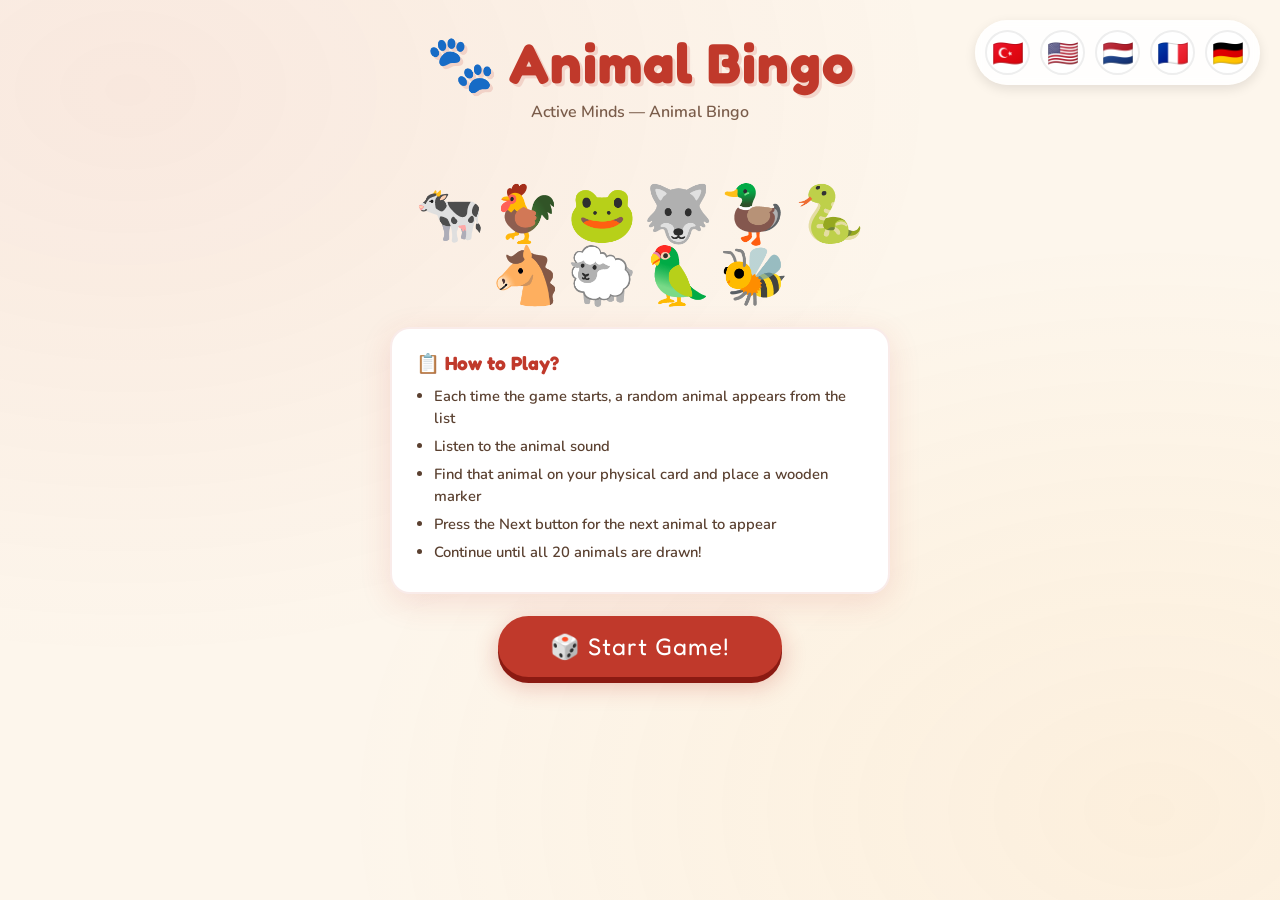
<file: index.html>
<!DOCTYPE html>
<html>
<head>
    <meta charset="UTF-8">
    <meta name="viewport" content="width=device-width, initial-scale=1.0">
    <title>🐾 Animal Bingo</title>
    <link href="https://fonts.googleapis.com/css2?family=Fredoka+One&family=Nunito:wght@400;600;700;800&display=swap" rel="stylesheet">
    
    <link rel="stylesheet" href="style.css">
</head>
<body>
<header>
  <h1 id="ui-title">🐾 Animal Bingo</h1>
    <p>Active Minds — Animal Bingo</p>
</header>

<div class="language-picker">
  <button onclick="changeLang('tr')" title="Türkçe">🇹🇷</button>
  <button onclick="changeLang('en')" title="English">🇺🇸</button>
  <button onclick="changeLang('nl')" title="Nederlands">🇳🇱</button>
  <button onclick="changeLang('fr')" title="Français">🇫🇷</button>
  <button onclick="changeLang('de')" title="Deutsch">🇩🇪</button>
</div>


<!-- START -->
<div id="start-screen">
    <div class="start-animals">
    <span>🐄</span><span>🐓</span><span>🐸</span><span>🐺</span><span>🦆</span>
    <span>🐍</span><span>🐴</span><span>🐑</span><span>🦜</span><span>🐝</span>
  </div>

   <div class="start-info">
    <h3 id="ui-howto">📋 Nasıl Oynanır?</h3>
    <ul>
      <li id="ui-what1">Oyun başladığında her seferinde listeden rastgele bir hayvan çıkar</li>
      <li  id="ui-what2"> Hayvan sesini dinle</li>
      <li  id="ui-what3">Fiziksel kartında o hayvanı bul ve üzerine tahta piyon koy</li>
      <li  id="ui-what4"> Sonraki .. tusuna bas, sıradaki hayvan gelsin</li>
      <li id="ui-what5">Tüm 20 hayvan çekilene kadar devam et!</li>
    </ul>
  </div>

  <button class="btn-start" id="ui-startbtn" onclick="startGame()">Oyunu Baslat</button>
</div>

<!-- GAME -->
<div id="game-screen">
  <div class="progress-bar-wrap">
    <div class="progress-bar-fill" id="progressfill"></div>
  </div>
  <p class="progress-label" id="ui-progresslabel">0 / 20</p>

  <!-- Spotlight -->
<div id="spotlight">
  <div id="spotlight-content">
    <div id="waiting-state">
      <div class="big">🎲</div>
      <p id="ui-ready">Hazır olduğunda başlat!</p>
    </div>
  </div>

  <div id="next-content" style="margin-top: 20px;">
    <button class="btn-start" id="ui-maindrawbtn" onclick="drawNext()" style="font-size:1.1rem; padding:14px 36px;">
      🎲 Sıradaki Hayvanı Çek
    </button>
  </div>
</div>

  <!-- Caller card -->
  <div class="section-title" id="ui-callertitle">📋 Bingo Caller Card — Tüm Hayvanlar</div>
  <div id="caller-grid"></div>
</div>

<!-- END -->
<div id="end-screen">
  <div class="end-confetti">🎉🏆🎊</div>
  <h2 id="ui-end1">Tebrikler!</h2>
  <p  id="ui-end2">Tüm 20 hayvan çekildi!<br>Oyun bitti — kazanan kim? 🥳</p>
  <button class="btn-restart" id="ui-btnrestart" onclick="restartGame()">🔄 Tekrar Oyna</button>
</div>

<script lang="javascript/text" src="script.js"></script>
</body>
</html>
</file>
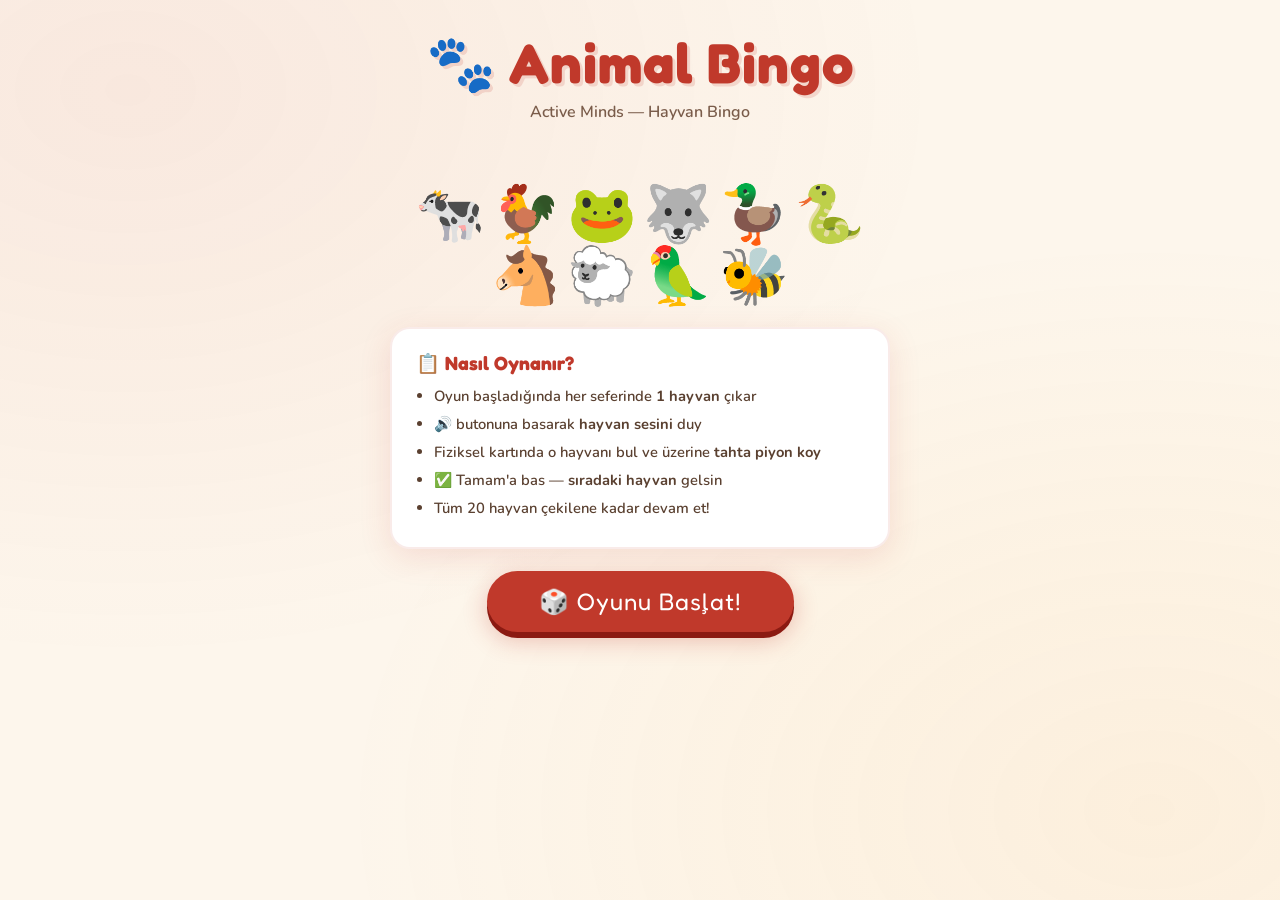
<file: animal-bingo.html>
<!DOCTYPE html>
<html lang="tr">
<head>
<meta charset="UTF-8">
<meta name="viewport" content="width=device-width, initial-scale=1.0">
<title>🐾 Animal Bingo</title>
<link href="https://fonts.googleapis.com/css2?family=Fredoka+One&family=Nunito:wght@400;600;700;800&display=swap" rel="stylesheet">
<style>
  :root {
    --red: #c0392b;
    --red-light: #e74c3c;
    --cream: #fdf6ec;
    --green: #27ae60;
    --gold: #f39c12;
    --dark: #2c1810;
    --card-bg: #fff;
    --shadow: 0 8px 32px rgba(192,57,43,0.13);
  }

  * { box-sizing: border-box; margin: 0; padding: 0; }

  body {
    font-family: 'Nunito', sans-serif;
    background: var(--cream);
    min-height: 100vh;
    overflow-x: hidden;
  }

  /* Decorative background */
  body::before {
    content: '';
    position: fixed;
    inset: 0;
    background: 
      radial-gradient(ellipse at 10% 10%, rgba(192,57,43,0.07) 0%, transparent 50%),
      radial-gradient(ellipse at 90% 90%, rgba(243,156,18,0.07) 0%, transparent 50%);
    pointer-events: none;
    z-index: 0;
  }

  header {
    text-align: center;
    padding: 28px 20px 14px;
    position: relative;
    z-index: 1;
  }

  header h1 {
    font-family: 'Fredoka One', cursive;
    font-size: clamp(2rem, 6vw, 3.5rem);
    color: var(--red);
    text-shadow: 3px 3px 0 rgba(192,57,43,0.15);
    letter-spacing: 1px;
  }

  header p {
    color: #7a5c4a;
    font-size: 1rem;
    font-weight: 600;
    margin-top: 4px;
  }

  /* ── SCREENS ── */
  #start-screen, #game-screen, #end-screen {
    position: relative;
    z-index: 1;
    display: none;
    animation: fadeIn .4s ease;
  }
  #start-screen { display: block; }

  @keyframes fadeIn {
    from { opacity: 0; transform: translateY(16px); }
    to   { opacity: 1; transform: translateY(0); }
  }

  /* ── START ── */
  #start-screen {
    max-width: 540px;
    margin: 0 auto;
    padding: 30px 20px 60px;
    text-align: center;
  }

  .start-animals {
    font-size: 3.5rem;
    margin: 20px 0;
    display: flex;
    flex-wrap: wrap;
    justify-content: center;
    gap: 6px;
    line-height: 1;
  }

  .start-animals span { 
    display: inline-block;
    animation: bounce 1.5s infinite;
  }
  .start-animals span:nth-child(2n) { animation-delay: .2s; }
  .start-animals span:nth-child(3n) { animation-delay: .4s; }
  .start-animals span:nth-child(4n) { animation-delay: .6s; }

  @keyframes bounce {
    0%,100% { transform: translateY(0); }
    50% { transform: translateY(-8px); }
  }

  .start-info {
    background: white;
    border-radius: 20px;
    padding: 22px 24px;
    margin: 22px 0;
    text-align: left;
    border: 2px solid rgba(192,57,43,0.1);
    box-shadow: var(--shadow);
  }

  .start-info h3 {
    font-family: 'Fredoka One', cursive;
    color: var(--red);
    font-size: 1.2rem;
    margin-bottom: 10px;
  }

  .start-info li {
    color: #5a4030;
    font-size: 0.92rem;
    font-weight: 600;
    margin-left: 18px;
    margin-bottom: 6px;
    line-height: 1.5;
  }

  .btn-start {
    background: var(--red);
    color: white;
    border: none;
    border-radius: 50px;
    font-family: 'Fredoka One', cursive;
    font-size: 1.5rem;
    padding: 16px 52px;
    cursor: pointer;
    box-shadow: 0 6px 0 #8b1a12, 0 8px 24px rgba(192,57,43,0.3);
    transition: transform .1s, box-shadow .1s;
    letter-spacing: 1px;
  }

  .btn-start:hover { transform: translateY(-2px); box-shadow: 0 8px 0 #8b1a12, 0 12px 28px rgba(192,57,43,0.35); }
  .btn-start:active { transform: translateY(3px); box-shadow: 0 3px 0 #8b1a12; }

  /* ── GAME SCREEN ── */
  #game-screen {
    max-width: 900px;
    margin: 0 auto;
    padding: 0 16px 60px;
  }

  /* Progress bar */
  .progress-bar-wrap {
    background: rgba(192,57,43,0.1);
    border-radius: 50px;
    height: 12px;
    margin: 10px 0 20px;
    overflow: hidden;
  }

  .progress-bar-fill {
    height: 100%;
    background: linear-gradient(90deg, var(--red-light), var(--gold));
    border-radius: 50px;
    transition: width .6s ease;
    width: 0%;
  }

  .progress-label {
    text-align: center;
    font-weight: 800;
    color: #7a5c4a;
    font-size: 0.88rem;
    margin-top: -16px;
    margin-bottom: 10px;
  }

  /* Current animal spotlight */
  #spotlight {
    background: white;
    border-radius: 24px;
    padding: 28px 24px;
    text-align: center;
    box-shadow: var(--shadow);
    border: 3px solid var(--red);
    margin-bottom: 24px;
    position: relative;
    overflow: hidden;
  }

  #spotlight::before {
    content: '';
    position: absolute;
    top: -30px; right: -30px;
    width: 120px; height: 120px;
    background: radial-gradient(circle, rgba(192,57,43,0.08), transparent 70%);
    border-radius: 50%;
  }

  #spotlight-label {
    font-family: 'Fredoka One', cursive;
    color: var(--red);
    font-size: 0.9rem;
    letter-spacing: 2px;
    text-transform: uppercase;
    margin-bottom: 12px;
  }

  
 

  #spotlight-emoji {
    font-size: 5rem;
    line-height: 1;
    display: block;
    margin: 0 auto 12px;
    animation: popIn .4s cubic-bezier(.34,1.56,.64,1);
  }

  @keyframes popIn {
    from { transform: scale(0.5) rotate(-10deg); opacity: 0; }
    to   { transform: scale(1) rotate(0deg); opacity: 1; }
  }

  #spotlight-name {
    font-family: 'Fredoka One', cursive;
    font-size: clamp(1.8rem, 5vw, 2.6rem);
    color: var(--dark);
    margin-bottom: 6px;
  }

  #spotlight-name-tr {
    font-size: 1.1rem;
    color: #9a7a6a;
    font-weight: 700;
    margin-bottom: 22px;
  }

  .spotlight-buttons {
    display: flex;
    gap: 12px;
    justify-content: center;
    flex-wrap: wrap;
  }

  .btn-sound {
    background: var(--gold);
    color: white;
    border: none;
    border-radius: 50px;
    font-family: 'Fredoka One', cursive;
    font-size: 1rem;
    padding: 12px 28px;
    cursor: pointer;
    box-shadow: 0 4px 0 #c87d00;
    transition: transform .1s, box-shadow .1s;
  }
  .btn-sound:hover { transform: translateY(-1px); }
  .btn-sound:active { transform: translateY(2px); box-shadow: 0 2px 0 #c87d00; }

  .btn-ok {
    background: var(--green);
    color: white;
    border: none;
    border-radius: 50px;
    font-family: 'Fredoka One', cursive;
    font-size: 1rem;
    padding: 12px 28px;
    cursor: pointer;
    box-shadow: 0 4px 0 #1a7a42;
    transition: transform .1s, box-shadow .1s;
  }
  .btn-ok:hover { transform: translateY(-1px); }
  .btn-ok:active { transform: translateY(2px); box-shadow: 0 2px 0 #1a7a42; }

  /* Caller Card Grid */
  .section-title {
    font-family: 'Fredoka One', cursive;
    color: var(--red);
    font-size: 1.1rem;
    margin-bottom: 12px;
    letter-spacing: .5px;
  }

  #caller-grid {
    display: grid;
    grid-template-columns: repeat(5, 1fr);
    gap: 8px;
    background: white;
    border-radius: 20px;
    padding: 16px;
    box-shadow: var(--shadow);
    border: 2px solid rgba(192,57,43,0.1);
  }

  .caller-cell {
    aspect-ratio: 1;
    border-radius: 12px;
    display: flex;
    flex-direction: column;
    align-items: center;
    justify-content: center;
    font-size: clamp(1.4rem, 4vw, 2rem);
    border: 2px solid #eeddd5;
    background: var(--cream);
    transition: all .3s ease;
    position: relative;
    cursor: default;
  }


  /* Resimlerin kare ve düzgün durması için */
.animal-img {
    width: 120px;
    height: 120px;
    object-fit: contain; /* Resmi bozmadan sığdırır */
    border-radius: 12px;
    margin-bottom: 10px;
}

.caller-cell img {
    width: 80%;
    height: 60%;
    object-fit: contain;
}



  .caller-cell .num {
    position: absolute;
    top: 3px;
    left: 5px;
    font-size: 0.6rem;
    color: #b09080;
    font-weight: 800;
  }

  .caller-cell .cell-name {
    font-size: 0.5rem;
    font-weight: 800;
    color: #c09080;
    margin-top: 2px;
    text-align: center;
    line-height: 1.1;
  }

  .caller-cell.called {
    background: var(--red);
    border-color: var(--red);
  }

  .caller-cell.called .num,
  .caller-cell.called .cell-name { color: rgba(255,255,255,0.7); }

  .caller-cell.current {
    background: var(--gold);
    border-color: var(--gold);
    transform: scale(1.08);
    box-shadow: 0 4px 16px rgba(243,156,18,0.4);
    z-index: 2;
  }

  .caller-cell.current .num,
  .caller-cell.current .cell-name { color: rgba(255,255,255,0.85); }

  /* Waiting state */
  #waiting-state {
    text-align: center;
    padding: 30px;
    color: #9a7a6a;
  }

  #waiting-state .big { font-size: 3rem; }
  #waiting-state p { font-weight: 700; font-size: 1.1rem; margin-top: 10px; }

  /* END SCREEN */
  #end-screen {
    max-width: 540px;
    margin: 0 auto;
    padding: 40px 20px 80px;
    text-align: center;
  }

  .end-confetti { font-size: 4rem; margin-bottom: 16px; }

  #end-screen h2 {
    font-family: 'Fredoka One', cursive;
    color: var(--red);
    font-size: 2.5rem;
    margin-bottom: 10px;
  }

  #end-screen p {
    color: #7a5c4a;
    font-weight: 700;
    font-size: 1.1rem;
    margin-bottom: 30px;
  }

  .btn-restart {
    background: var(--red);
    color: white;
    border: none;
    border-radius: 50px;
    font-family: 'Fredoka One', cursive;
    font-size: 1.3rem;
    padding: 14px 42px;
    cursor: pointer;
    box-shadow: 0 6px 0 #8b1a12;
    transition: transform .1s, box-shadow .1s;
  }

  .btn-restart:hover { transform: translateY(-2px); }
  .btn-restart:active { transform: translateY(3px); box-shadow: 0 2px 0 #8b1a12; }

  /* Sound wave animation */
  .sound-wave {
    display: inline-flex;
    align-items: center;
    gap: 3px;
    vertical-align: middle;
    margin-left: 6px;
  }
  .sound-wave span {
    display: block;
    width: 3px;
    background: white;
    border-radius: 2px;
    animation: wave 0.8s ease-in-out infinite;
  }
  .sound-wave span:nth-child(1) { height: 8px; animation-delay: 0s; }
  .sound-wave span:nth-child(2) { height: 14px; animation-delay: .1s; }
  .sound-wave span:nth-child(3) { height: 20px; animation-delay: .2s; }
  .sound-wave span:nth-child(4) { height: 14px; animation-delay: .3s; }
  .sound-wave span:nth-child(5) { height: 8px; animation-delay: .4s; }

  @keyframes wave {
    0%,100% { transform: scaleY(1); }
    50% { transform: scaleY(.3); }
  }

  .hidden { display: none !important; }

  @media (max-width: 500px) {
    #caller-grid { grid-template-columns: repeat(5, 1fr); gap: 5px; padding: 10px; }
    .caller-cell { border-radius: 8px; }
  }
</style>
</head>
<body>

<header>
  <h1>🐾 Animal Bingo</h1>
  <p>Active Minds — Hayvan Bingo</p>
</header>

<!-- START -->
<div id="start-screen">
  <div class="start-animals">
    <span>🐄</span><span>🐓</span><span>🐸</span><span>🐺</span><span>🦆</span>
    <span>🐍</span><span>🐴</span><span>🐑</span><span>🦜</span><span>🐝</span>
  </div>

  <div class="start-info">
    <h3>📋 Nasıl Oynanır?</h3>
    <ul>
      <li>Oyun başladığında her seferinde <strong>1 hayvan</strong> çıkar</li>
      <li>🔊 butonuna basarak <strong>hayvan sesini</strong> duy</li>
      <li>Fiziksel kartında o hayvanı bul ve üzerine <strong>tahta piyon koy</strong></li>
      <li>✅ Tamam'a bas — <strong>sıradaki hayvan</strong> gelsin</li>
      <li>Tüm 20 hayvan çekilene kadar devam et!</li>
    </ul>
  </div>

  <button class="btn-start" onclick="startGame()">🎲 Oyunu Başlat!</button>
</div>

<!-- GAME -->
<div id="game-screen">
  <div class="progress-bar-wrap">
    <div class="progress-bar-fill" id="progress-fill"></div>
  </div>
  <p class="progress-label" id="progress-label">0 / 20</p>

  <!-- Spotlight -->
<div id="spotlight">
  <div id="spotlight-content">
    <div id="waiting-state">
      <div class="big">🎲</div>
      <p>Hazır olduğunda başlat!</p>
    </div>
  </div>

  <div id="next-content" style="margin-top: 20px;">
    <button class="btn-start" id="main-draw-btn" onclick="drawNext()" style="font-size:1.1rem; padding:14px 36px;">
      🎲 Sıradaki Hayvanı Çek
    </button>
  </div>
</div>

  <!-- Caller card -->
  <div class="section-title">📋 Bingo Caller Card — Tüm Hayvanlar</div>
  <div id="caller-grid"></div>
</div>

<!-- END -->
<div id="end-screen">
  <div class="end-confetti">🎉🏆🎊</div>
  <h2>Tebrikler!</h2>
  <p>Tüm 20 hayvan çekildi!<br>Oyun bitti — kazanan kim? 🥳</p>
  <button class="btn-restart" onclick="restartGame()">🔄 Tekrar Oyna</button>
</div>

<script>
// ── DATA ──
const ANIMALS = [
  { id: 1,  name: 'Bee',       tr: 'Arı',        sound: 'bee',        img: 'images/bee.jpg' },
  { id: 2,  name: 'Cat',       tr: 'Kedi',       sound: 'cat',        img: 'images/cat.jpg' },
  { id: 3,  name: 'Rooster',   tr: 'Horoz',      sound: 'rooster',    img: 'images/rooster.jpg' },
  { id: 4,  name: 'Cow',       tr: 'İnek',       sound: 'cow',        img: 'images/cow.jpg' },
  { id: 5,  name: 'Dog',       tr: 'Köpek',      sound: 'dog',        img: 'images/dog.jpg' },
  { id: 6,  name: 'Duck',      tr: 'Ördek',      sound: 'duck',       img: 'images/duck.jpg' },
  { id: 7,  name: 'Eagle',     tr: 'Kartal',     sound: 'eagle',      img: 'images/eagle.jpg' },
  { id: 8,  name: 'Elephant',  tr: 'Fil',        sound: 'elephant',   img: 'images/elephant.jpg' },
  { id: 9,  name: 'Frog',      tr: 'Kurbağa',    sound: 'frog',       img: 'images/frog.jpg' },
  { id: 10, name: 'Horse',     tr: 'At',         sound: 'horse',      img: 'images/horse.jpg' },
  { id: 11, name: 'Lion',      tr: 'Aslan',      sound: 'lion',       img: 'images/lion.jpg' },
  { id: 12, name: 'Monkey',    tr: 'Maymun',     sound: 'monkey',     img: 'images/monkey.jpg' },
  { id: 13, name: 'Owl',       tr: 'Baykuş',     sound: 'owl',        img: 'images/owl.jpg' },
  { id: 14, name: 'Parrot',    tr: 'Papağan',    sound: 'parrot',     img: 'images/parrot.jpg' },
  { id: 15, name: 'Pig',       tr: 'Domuz',      sound: 'pig',        img: 'images/pig.jpg' },
  { id: 16, name: 'Seagull',   tr: 'Martı',      sound: 'seagull',    img: 'images/seagull.jpg' },
  { id: 17, name: 'Sheep',     tr: 'Koyun',      sound: 'sheep',      img: 'images/sheep.jpg' },
  { id: 18, name: 'Snake',     tr: 'Yılan',      sound: 'snake',      img: 'images/snake.jpg' },
  { id: 19, name: 'Wolf',      tr: 'Kurt',       sound: 'wolf',       img: 'images/wolf.jpg' },
  { id: 20, name: 'Woodpecker', tr: 'Ağaçkakan',  sound: 'woodpecker', img: 'images/woodpecker.jpg' },
];

// ── Sound using Web Speech API (animal sounds via utterance) ──
// We'll use a combo: try freesound URLs first, fallback to SpeechSynthesis
const SOUND_URLS = {
  bee:        'sounds/bee.mp3',
  cat:        'sounds/cat.mp3',
  rooster:    'sounds/rooster.mp3',
  cow:        'sounds/cow.mp3',
  dog:        'sounds/dog.mp3',
  duck:       'sounds/duck.mp3',
  eagle:      'sounds/eagle.mp3',
  elephant:   'sounds/elephant.mp3',
  frog:       'sounds/frog.mp3',
  horse:      'sounds/horse.mp3',
  lion:       'sounds/lion.mp3',
  monkey:     'sounds/monkey.mp3',
  owl:        'sounds/owl.mp3',
  parrot:     'sounds/parrot.mp3',
  pig:        'sounds/pig.mp3',
  seagull:    'sounds/seagull.mp3',
  sheep:      'sounds/sheep.mp3',
  snake:      'sounds/snake.mp3',
  wolf:       'sounds/wolf.mp3',
  woodpecker: 'sounds/woodpecker.mp3',
};

// ── STATE ──
let shuffled = [];
let currentIndex = -1;
let calledIds = new Set();


function startGame() {
  shuffled = shuffle([...ANIMALS]);
  currentIndex = -1;
  calledIds.clear();
  let currentAudio = null;
  show('game-screen');
  hide('start-screen');

  buildCallerGrid();
  updateProgress();

  // Show first draw button
  showNextButton();
}

function shuffle(arr) {
  for (let i = arr.length - 1; i > 0; i--) {
    const j = Math.floor(Math.random() * (i + 1));
    [arr[i], arr[j]] = [arr[j], arr[i]];
  }
  return arr;
}

function buildCallerGrid() {
  const grid = document.getElementById('caller-grid');
  grid.innerHTML = '';
  ANIMALS.forEach(a => {
    const cell = document.createElement('div');
    cell.className = 'caller-cell';
    cell.id = 'cell-' + a.id;

    //cell.innerHTML = `<span class="num">${a.id}</span>${a.emoji}<span class="cell-name">${a.tr}</span>`;

    // Emoji yerine IMG etiketi koyduk
    cell.innerHTML = `
        <span class="num">${a.id}</span>
        <img src="${a.img}" alt="${a.tr}">
        <span class="cell-name">${a.tr}</span>
    `;

    grid.appendChild(cell);
  });
}




// Global ses değişkeni yukarıda kalsın (durulması gereken yerler için)
let currentAudio = null;

function drawNext() {
  // Eğer çalan bir ses varsa durdur (üst üste binmesin)
  if (currentAudio) {
    currentAudio.pause();
    currentAudio.currentTime = 0;
  }

  currentIndex++;
  
  // Oyun bitti mi kontrolü
  if (currentIndex >= shuffled.length) {
    endGame();
    return;
  }

  const animal = shuffled[currentIndex];
  calledIds.add(animal.id);

  // Ekrana resmi ve isimleri bas
  document.getElementById('spotlight-content').innerHTML = `
    <div id="spotlight-label">ŞU AN ÇEKİLEN HAYVAN</div>
    <img src="${animal.img}" class="animal-img" alt="${animal.tr}" 
         style="width:180px; height:180px; object-fit:contain; border-radius:15px; margin: 15px 0; border: 4px solid var(--red);">
    <div id="spotlight-name" style="font-family:'Fredoka One'; font-size:2.8rem; color:var(--dark); line-height:1.1;">${animal.name}</div>
    <div id="spotlight-name-tr" style="font-size:1.4rem; color:#9a7a6a; font-weight:700;">${animal.tr}</div>
  `;

  // Caller grid (kart) güncelleme
  ANIMALS.forEach(a => {
    const cell = document.getElementById('cell-' + a.id);
    if (cell) {
      cell.classList.remove('current');
      if (a.id === animal.id) {
        cell.classList.add('current');
        cell.classList.add('called'); // Anında işaretle
      } else if (calledIds.has(a.id)) {
        cell.classList.add('called');
      }
    }
  });

  // Otomatik ses çalma
  const soundPath = SOUND_URLS[animal.sound];
  if (soundPath) {
    currentAudio = new Audio(soundPath);
    currentAudio.play().catch(error => {
      console.error("Ses otomatik çalınamadı:", error);
    });
  }

  updateProgress();
  
  // Buton metnini güncelle (İlk seferden sonra "Sıradaki" olsun)
  document.getElementById('main-draw-btn').textContent = "🎲 Sıradaki Hayvanı Çek";
}







function updateProgress() {
  const done = calledIds.size;
  const total = ANIMALS.length;
  document.getElementById('progress-fill').style.width = (done / total * 100) + '%';
  document.getElementById('progress-label').textContent = `${done} / ${total} hayvan çekildi`;
}


function endGame() {
  hide('game-screen');
  show('end-screen');
}

function restartGame() {
  hide('end-screen');
  hide('game-screen');
  show('start-screen');
}

function show(id) { document.getElementById(id).style.display = 'block'; }
function hide(id) { document.getElementById(id).style.display = 'none'; }
</script>
</body>
</html>
</file>
<file: style.css>
:root {
    --red: #c0392b;
    --red-light: #e74c3c;
    --cream: #fdf6ec;
    --green: #27ae60;
    --gold: #f39c12;
    --dark: #2c1810;
    --card-bg: #fff;
    --shadow: 0 8px 32px rgba(192,57,43,0.13);
  }

  * { box-sizing: border-box; margin: 0; padding: 0; }

  body {
    font-family: 'Nunito', sans-serif;
    background: var(--cream);
    min-height: 100vh;
    overflow-x: hidden;
  }

  /* Decorative background */
  body::before {
    content: '';
    position: fixed;
    inset: 0;
    background: 
      radial-gradient(ellipse at 10% 10%, rgba(192,57,43,0.07) 0%, transparent 50%),
      radial-gradient(ellipse at 90% 90%, rgba(243,156,18,0.07) 0%, transparent 50%);
    pointer-events: none;
    z-index: 0;
  }

  header {
    text-align: center;
    padding: 28px 20px 14px;
    position: relative;
    z-index: 1;
  }

  header h1 {
    font-family: 'Fredoka One', cursive;
    font-size: clamp(2rem, 6vw, 3.5rem);
    color: var(--red);
    text-shadow: 3px 3px 0 rgba(192,57,43,0.15);
    letter-spacing: 1px;
  }

  header p {
    color: #7a5c4a;
    font-size: 1rem;
    font-weight: 600;
    margin-top: 4px;
  }

  /* ── SCREENS ── */
  #start-screen, #game-screen, #end-screen {
    position: relative;
    z-index: 1;
    display: none;
    animation: fadeIn .4s ease;
  }
  #start-screen { display: block; }

  @keyframes fadeIn {
    from { opacity: 0; transform: translateY(16px); }
    to   { opacity: 1; transform: translateY(0); }
  }

  /* ── START ── */
  #start-screen {
    max-width: 540px;
    margin: 0 auto;
    padding: 30px 20px 60px;
    text-align: center;
  }

  .start-animals {
    font-size: 3.5rem;
    margin: 20px 0;
    display: flex;
    flex-wrap: wrap;
    justify-content: center;
    gap: 6px;
    line-height: 1;
  }

  .start-animals span { 
    display: inline-block;
    animation: bounce 1.5s infinite;
  }
  .start-animals span:nth-child(2n) { animation-delay: .2s; }
  .start-animals span:nth-child(3n) { animation-delay: .4s; }
  .start-animals span:nth-child(4n) { animation-delay: .6s; }

  @keyframes bounce {
    0%,100% { transform: translateY(0); }
    50% { transform: translateY(-8px); }
  }

  .start-info {
    background: white;
    border-radius: 20px;
    padding: 22px 24px;
    margin: 22px 0;
    text-align: left;
    border: 2px solid rgba(192,57,43,0.1);
    box-shadow: var(--shadow);
  }

  .start-info h3 {
    font-family: 'Fredoka One', cursive;
    color: var(--red);
    font-size: 1.2rem;
    margin-bottom: 10px;
  }

  .start-info li {
    color: #5a4030;
    font-size: 0.92rem;
    font-weight: 600;
    margin-left: 18px;
    margin-bottom: 6px;
    line-height: 1.5;
  }

  .btn-start {
    background: var(--red);
    color: white;
    border: none;
    border-radius: 50px;
    font-family: 'Fredoka One', cursive;
    font-size: 1.5rem;
    padding: 16px 52px;
    cursor: pointer;
    box-shadow: 0 6px 0 #8b1a12, 0 8px 24px rgba(192,57,43,0.3);
    transition: transform .1s, box-shadow .1s;
    letter-spacing: 1px;
  }

  .btn-start:hover { transform: translateY(-2px); box-shadow: 0 8px 0 #8b1a12, 0 12px 28px rgba(192,57,43,0.35); }
  .btn-start:active { transform: translateY(3px); box-shadow: 0 3px 0 #8b1a12; }

  /* ── GAME SCREEN ── */
  #game-screen {
    max-width: 900px;
    margin: 0 auto;
    padding: 0 16px 60px;
  }

  /* Progress bar */
  .progress-bar-wrap {
    background: rgba(192,57,43,0.1);
    border-radius: 50px;
    height: 12px;
    margin: 10px 0 20px;
    overflow: hidden;
  }

  .progress-bar-fill {
    height: 100%;
    background: linear-gradient(90deg, var(--red-light), var(--gold));
    border-radius: 50px;
    transition: width .6s ease;
    width: 0%;
  }

  .progress-label {
    text-align: center;
    font-weight: 800;
    color: #7a5c4a;
    font-size: 0.88rem;
    margin-top: -16px;
    margin-bottom: 10px;
  }

  /* Current animal spotlight */
  #spotlight {
    background: white;
    border-radius: 24px;
    padding: 28px 24px;
    text-align: center;
    box-shadow: var(--shadow);
    border: 3px solid var(--red);
    margin-bottom: 24px;
    position: relative;
    overflow: hidden;
  }

  #spotlight::before {
    content: '';
    position: absolute;
    top: -30px; right: -30px;
    width: 120px; height: 120px;
    background: radial-gradient(circle, rgba(192,57,43,0.08), transparent 70%);
    border-radius: 50%;
  }

  #spotlight-label {
    font-family: 'Fredoka One', cursive;
    color: var(--red);
    font-size: 0.9rem;
    letter-spacing: 2px;
    text-transform: uppercase;
    margin-bottom: 12px;
  }

  
 

  #spotlight-emoji {
    font-size: 5rem;
    line-height: 1;
    display: block;
    margin: 0 auto 12px;
    animation: popIn .4s cubic-bezier(.34,1.56,.64,1);
  }

  @keyframes popIn {
    from { transform: scale(0.5) rotate(-10deg); opacity: 0; }
    to   { transform: scale(1) rotate(0deg); opacity: 1; }
  }

  #spotlight-name {
    font-family: 'Fredoka One', cursive;
    font-size: clamp(1.8rem, 5vw, 2.6rem);
    color: var(--dark);
    margin-bottom: 6px;
  }

  #spotlight-name-tr {
    font-size: 1.1rem;
    color: #9a7a6a;
    font-weight: 700;
    margin-bottom: 22px;
  }

  .spotlight-buttons {
    display: flex;
    gap: 12px;
    justify-content: center;
    flex-wrap: wrap;
  }

  .btn-sound {
    background: var(--gold);
    color: white;
    border: none;
    border-radius: 50px;
    font-family: 'Fredoka One', cursive;
    font-size: 1rem;
    padding: 12px 28px;
    cursor: pointer;
    box-shadow: 0 4px 0 #c87d00;
    transition: transform .1s, box-shadow .1s;
  }
  .btn-sound:hover { transform: translateY(-1px); }
  .btn-sound:active { transform: translateY(2px); box-shadow: 0 2px 0 #c87d00; }

  .btn-ok {
    background: var(--green);
    color: white;
    border: none;
    border-radius: 50px;
    font-family: 'Fredoka One', cursive;
    font-size: 1rem;
    padding: 12px 28px;
    cursor: pointer;
    box-shadow: 0 4px 0 #1a7a42;
    transition: transform .1s, box-shadow .1s;
  }
  .btn-ok:hover { transform: translateY(-1px); }
  .btn-ok:active { transform: translateY(2px); box-shadow: 0 2px 0 #1a7a42; }

  /* Caller Card Grid */
  .section-title {
    font-family: 'Fredoka One', cursive;
    color: var(--red);
    font-size: 1.1rem;
    margin-bottom: 12px;
    letter-spacing: .5px;
  }

  #caller-grid {
    display: grid;
    grid-template-columns: repeat(5, 1fr);
    gap: 8px;
    background: white;
    border-radius: 20px;
    padding: 16px;
    box-shadow: var(--shadow);
    border: 2px solid rgba(192,57,43,0.1);
  }

  .caller-cell {
    aspect-ratio: 1;
    border-radius: 12px;
    display: flex;
    flex-direction: column;
    align-items: center;
    justify-content: center;
    font-size: clamp(1.4rem, 4vw, 2rem);
    border: 2px solid #eeddd5;
    background: var(--cream);
    transition: all .3s ease;
    position: relative;
    cursor: default;
  }


  /* Resimlerin kare ve düzgün durması için */
.animal-img {
    width: 120px;
    height: 120px;
    object-fit: contain; /* Resmi bozmadan sığdırır */
    border-radius: 12px;
    margin-bottom: 10px;
}

.caller-cell img {
    width: 80%;
    height: 60%;
    object-fit: contain;
}



  .caller-cell .num {
    position: absolute;
    top: 3px;
    left: 5px;
    font-size: 0.6rem;
    color: #b09080;
    font-weight: 800;
  }

  .caller-cell .cell-name {
    font-size: 0.5rem;
    font-weight: 800;
    color: #c09080;
    margin-top: 2px;
    text-align: center;
    line-height: 1.1;
  }

  .caller-cell.called {
    background: var(--red);
    border-color: var(--red);
  }

  .caller-cell.called .num,
  .caller-cell.called .cell-name { color: rgba(255,255,255,0.7); }

  .caller-cell.current {
    background: var(--gold);
    border-color: var(--gold);
    transform: scale(1.08);
    box-shadow: 0 4px 16px rgba(243,156,18,0.4);
    z-index: 2;
  }

  .caller-cell.current .num,
  .caller-cell.current .cell-name { color: rgba(255,255,255,0.85); }

  /* Waiting state */
  #waiting-state {
    text-align: center;
    padding: 30px;
    color: #9a7a6a;
  }

  #waiting-state .big { font-size: 3rem; }
  #waiting-state p { font-weight: 700; font-size: 1.1rem; margin-top: 10px; }

  /* END SCREEN */
  #end-screen {
    max-width: 540px;
    margin: 0 auto;
    padding: 40px 20px 80px;
    text-align: center;
  }

  .end-confetti { font-size: 4rem; margin-bottom: 16px; }

  #end-screen h2 {
    font-family: 'Fredoka One', cursive;
    color: var(--red);
    font-size: 2.5rem;
    margin-bottom: 10px;
  }

  #end-screen p {
    color: #7a5c4a;
    font-weight: 700;
    font-size: 1.1rem;
    margin-bottom: 30px;
  }

  .btn-restart {
    background: var(--red);
    color: white;
    border: none;
    border-radius: 50px;
    font-family: 'Fredoka One', cursive;
    font-size: 1.3rem;
    padding: 14px 42px;
    cursor: pointer;
    box-shadow: 0 6px 0 #8b1a12;
    transition: transform .1s, box-shadow .1s;
  }

  .btn-restart:hover { transform: translateY(-2px); }
  .btn-restart:active { transform: translateY(3px); box-shadow: 0 2px 0 #8b1a12; }



  /*lang selectors*/

  .language-picker {
    position: fixed;
    top: 20px;
    right: 20px;
    z-index: 1000;
    display: flex;
    gap: 10px;
    background: rgba(255, 255, 255, 0.9);
    padding: 10px;
    border-radius: 50px;
    box-shadow: 0 4px 12px rgba(0,0,0,0.1);
    backdrop-filter: blur(5px); /* Arka planı hafif bulanıklaştırır */
}

.language-picker button {
    background: white;
    border: 2px solid #eee;
    font-size: 1.6rem; /* Bayrak boyutu */
    cursor: pointer;
    width: 45px;
    height: 45px;
    border-radius: 50%;
    display: flex;
    align-items: center;
    justify-content: center;
    transition: all 0.2s ease;
    padding: 0;
}

.language-picker button:hover {
    transform: scale(1.15);
    border-color: var(--red); /* Temandaki kırmızı rengi kullanır */
    box-shadow: 0 4px 8px rgba(192, 57, 43, 0.2);
}

/* Mobilde çok yer kaplamaması için boyutu biraz küçültebiliriz */
@media (max-width: 600px) {
    .language-picker {
        top: 10px;
        right: 10px;
        padding: 6px;
        gap: 5px;
    }
    .language-picker button {
        width: 35px;
        height: 35px;
        font-size: 1.2rem;
    }
}


  /* Sound wave animation */
  .sound-wave {
    display: inline-flex;
    align-items: center;
    gap: 3px;
    vertical-align: middle;
    margin-left: 6px;
  }
  .sound-wave span {
    display: block;
    width: 3px;
    background: white;
    border-radius: 2px;
    animation: wave 0.8s ease-in-out infinite;
  }
  .sound-wave span:nth-child(1) { height: 8px; animation-delay: 0s; }
  .sound-wave span:nth-child(2) { height: 14px; animation-delay: .1s; }
  .sound-wave span:nth-child(3) { height: 20px; animation-delay: .2s; }
  .sound-wave span:nth-child(4) { height: 14px; animation-delay: .3s; }
  .sound-wave span:nth-child(5) { height: 8px; animation-delay: .4s; }

  @keyframes wave {
    0%,100% { transform: scaleY(1); }
    50% { transform: scaleY(.3); }
  }

  .hidden { display: none !important; }

  @media (max-width: 500px) {
    #caller-grid { grid-template-columns: repeat(5, 1fr); gap: 5px; padding: 10px; }
    .caller-cell { border-radius: 8px; }
  }
</file>
